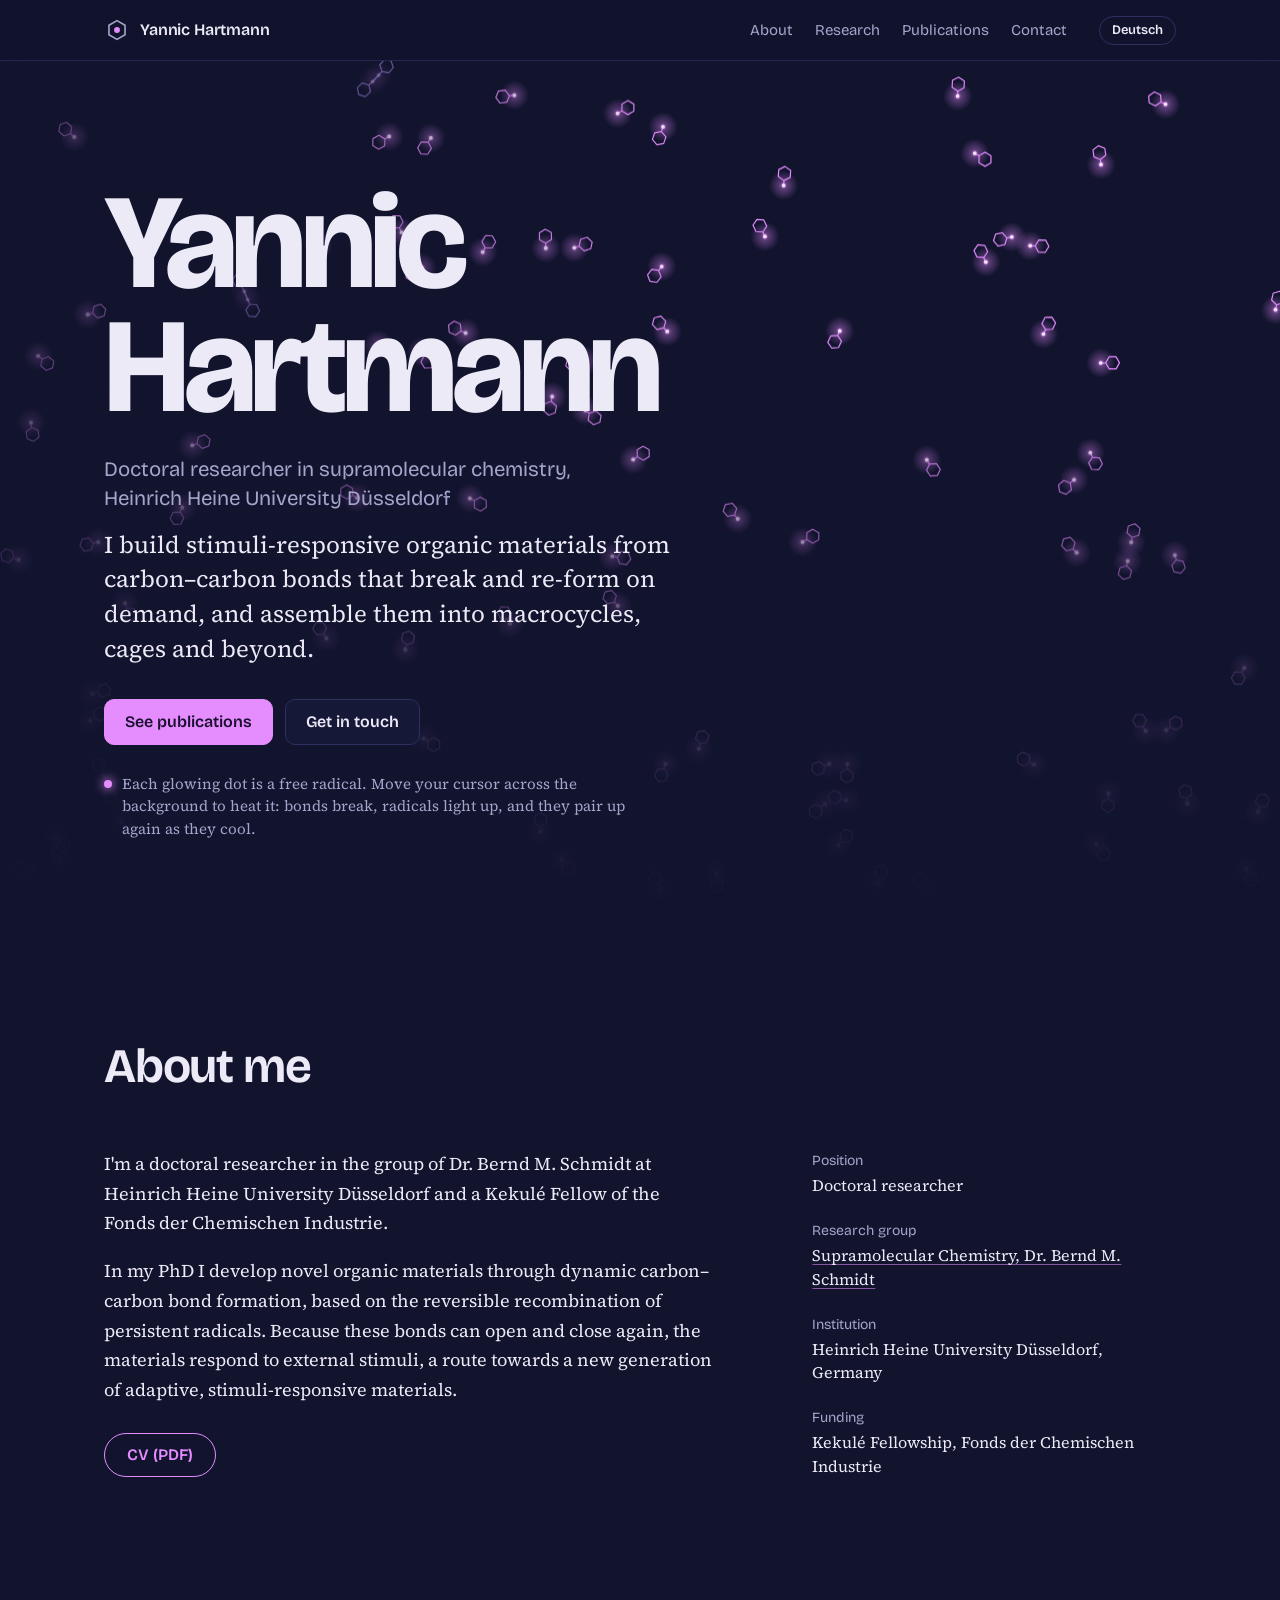
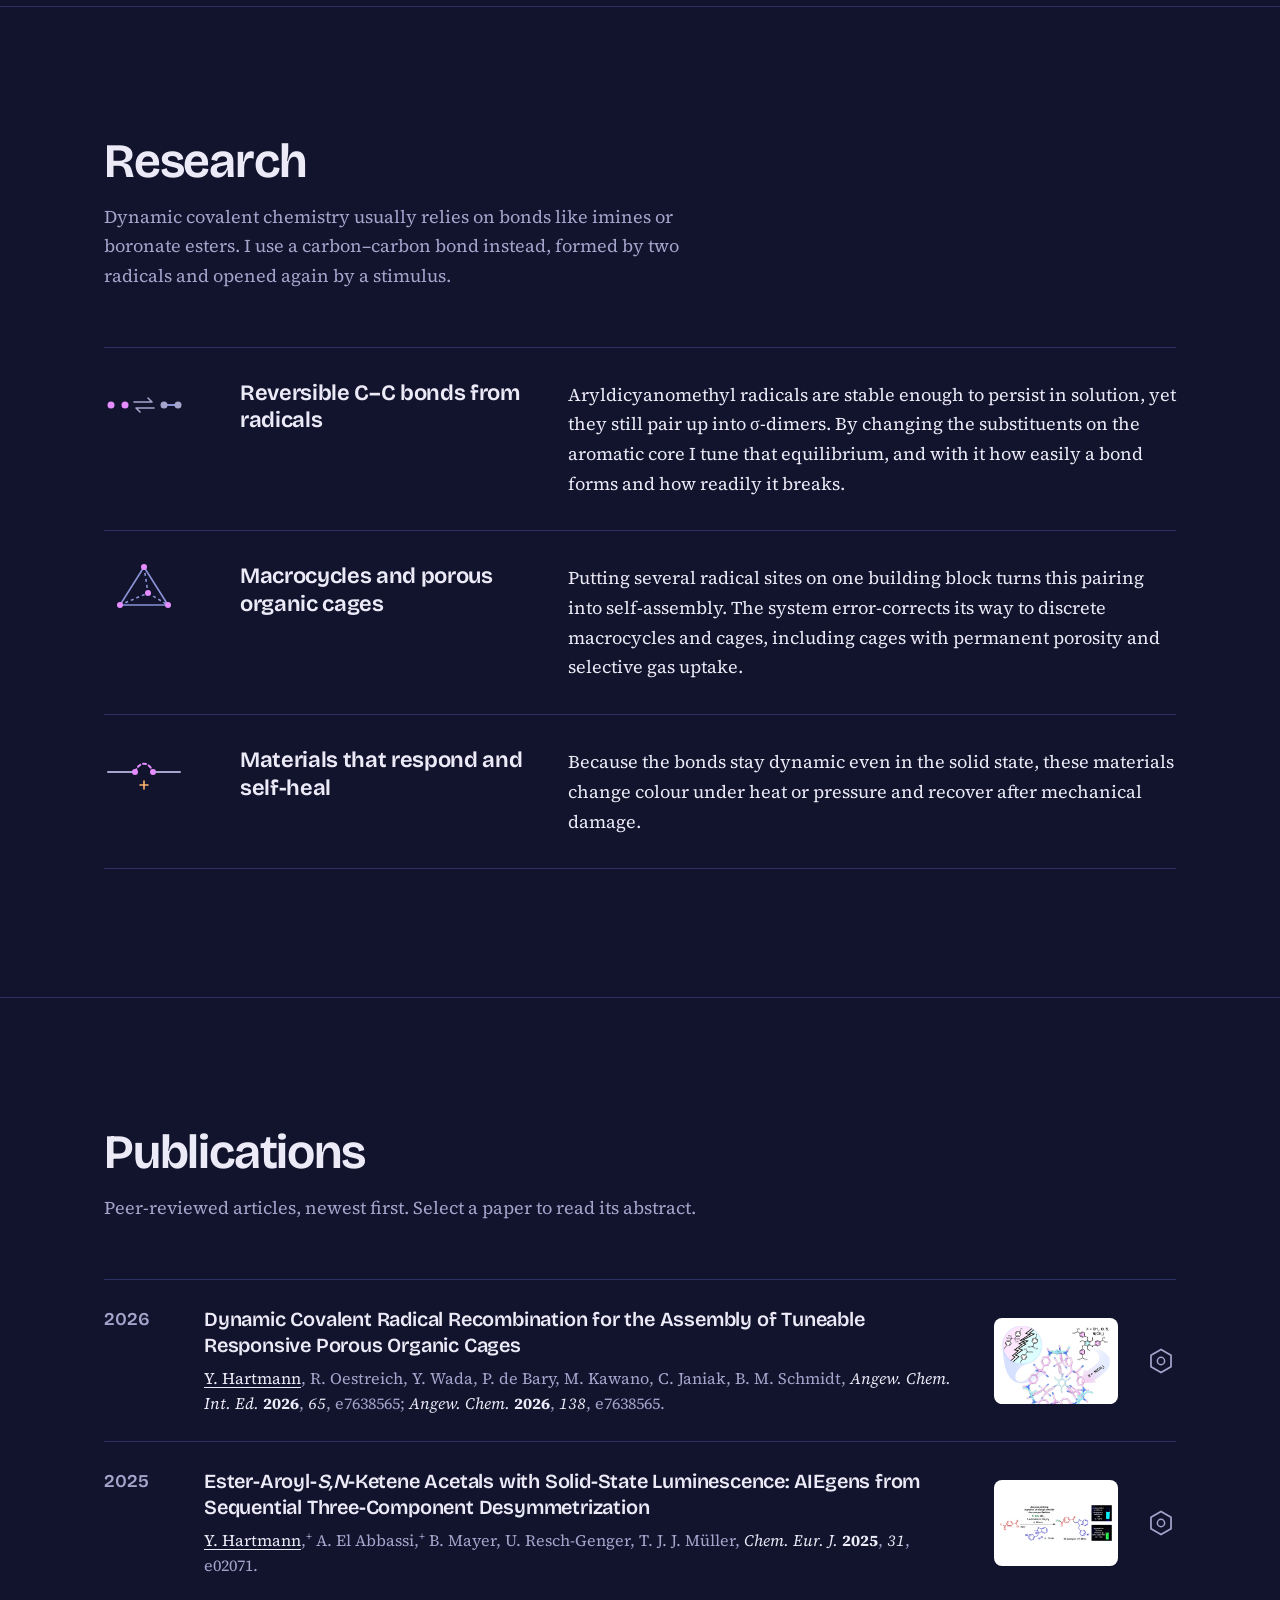
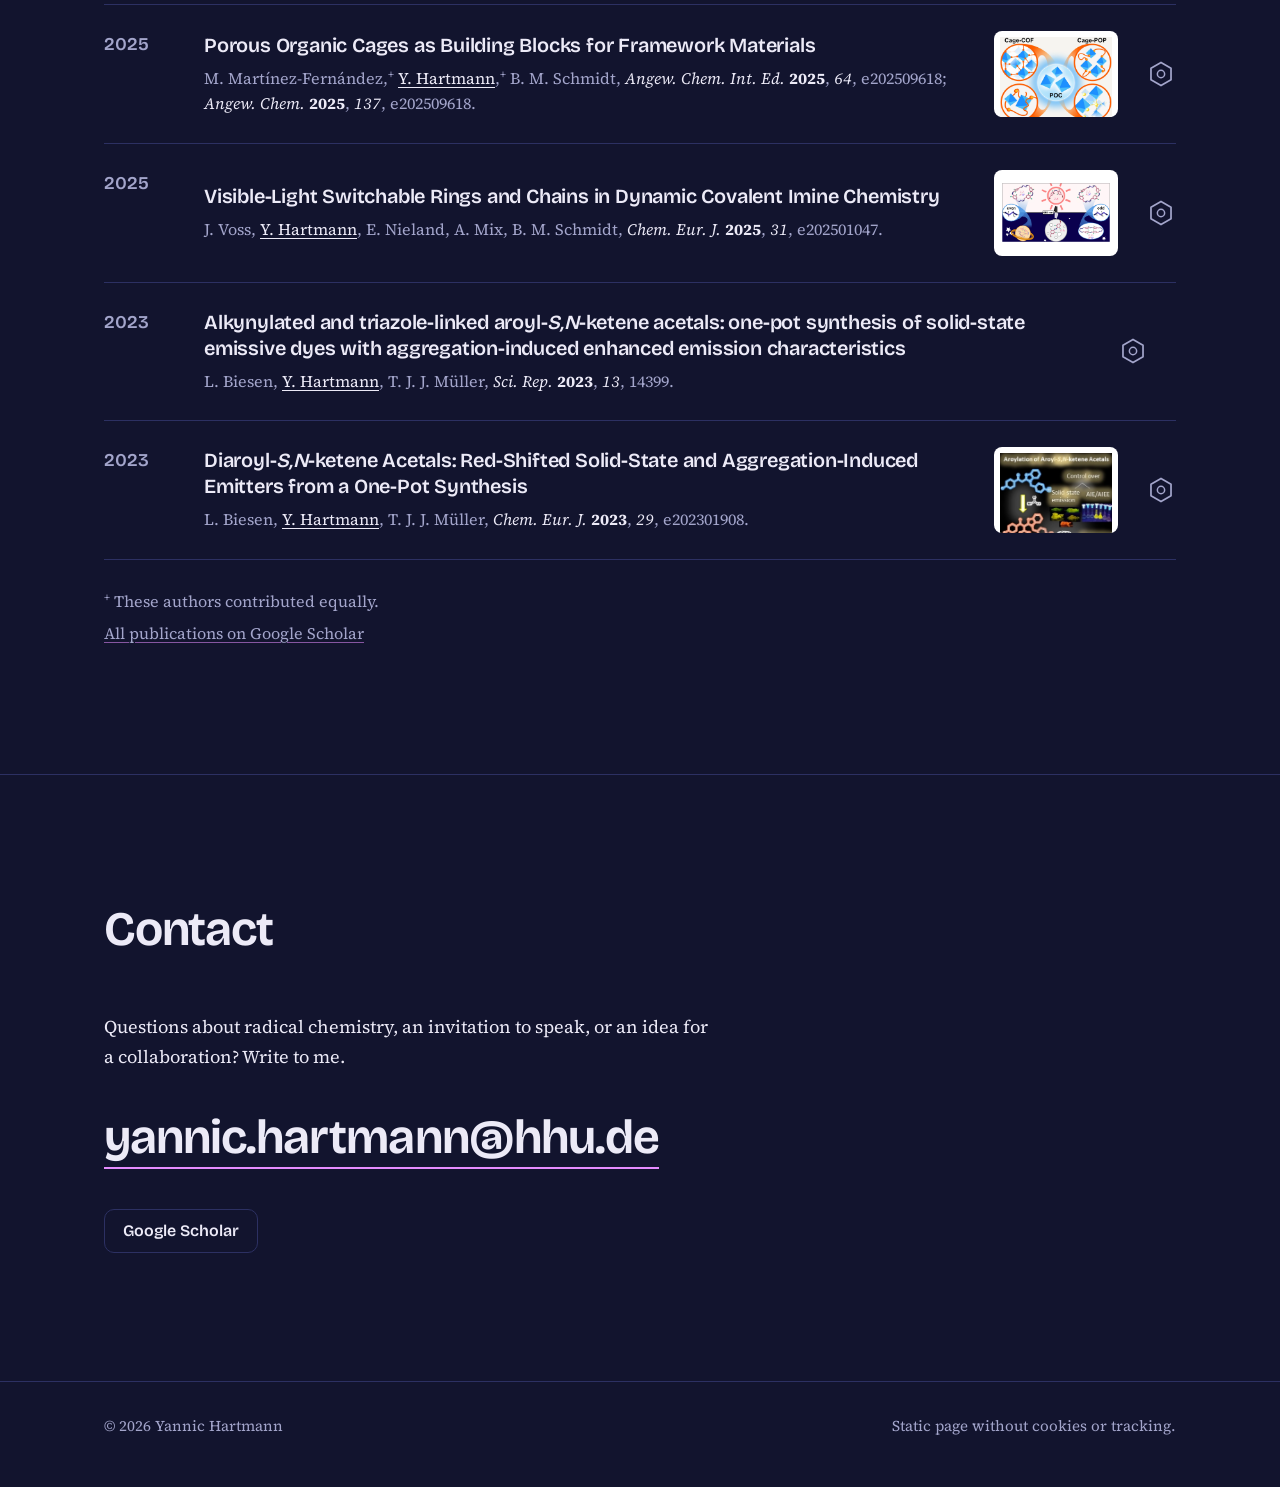
<file: index.html>
<!doctype html>
<html lang="en" data-title-en="Yannic Hartmann | Chemist" data-title-de="Yannic Hartmann | Chemiker">
<head>
<meta charset="utf-8">
<meta name="viewport" content="width=device-width, initial-scale=1">
<title>Yannic Hartmann | Chemist</title>
<meta name="description" content="Yannic Hartmann, doctoral researcher at Heinrich Heine University Düsseldorf. Stimuli-responsive organic materials, macrocycles and porous organic cages built from reversible carbon–carbon bonds.">
<meta name="author" content="Yannic Hartmann">
<meta property="og:type" content="profile">
<meta property="og:title" content="Yannic Hartmann | Chemist">
<meta property="og:description" content="Stimuli-responsive organic materials, macrocycles and porous cages built from reversible carbon–carbon bonds.">
<meta name="theme-color" content="#12142e">
<link rel="icon" href="data:image/svg+xml,%3Csvg xmlns='http://www.w3.org/2000/svg' viewBox='0 0 32 32'%3E%3Crect width='32' height='32' rx='7' fill='%2312142e'/%3E%3Cpath d='M16 7l7.8 4.5v9L16 25l-7.8-4.5v-9z' fill='none' stroke='%23a3a5cb' stroke-width='2'/%3E%3Ccircle cx='16' cy='16' r='3.4' fill='%23e58cff'/%3E%3C/svg%3E">
<link rel="preload" href="assets/fonts/bricolage-grotesque.woff2" as="font" type="font/woff2" crossorigin>
<link rel="stylesheet" href="assets/site.css">

<script type="application/ld+json">
{
  "@context": "https://schema.org",
  "@type": "Person",
  "name": "Yannic Hartmann",
  "jobTitle": "Doctoral researcher",
  "email": "mailto:yannic.hartmann@hhu.de",
  "affiliation": { "@type": "CollegeOrUniversity", "name": "Heinrich Heine University Düsseldorf" },
  "alumniOf": [{ "@type": "CollegeOrUniversity", "name": "Heinrich Heine University Düsseldorf" }],
  "knowsAbout": ["Dynamic covalent chemistry", "Organic radicals", "Porous organic cages", "Macrocycles", "Stimuli-responsive materials"],
  "sameAs": ["https://scholar.google.com/citations?user=TXHZ7csAAAAJ"]
}
</script>
</head>
<body>
<a class="skip" href="#main" data-i18n="skip">Skip to content</a>

<header class="site-header">
  <div class="wrap">
    <a class="brand" href="#top" aria-label="Yannic Hartmann, home">
      <svg width="26" height="26" viewBox="0 0 32 32" aria-hidden="true"><path d="M16 4.5l9.9 5.75v11.5L16 27.5l-9.9-5.75v-11.5z" fill="none" stroke="#a3a5cb" stroke-width="2"/><circle cx="16" cy="16" r="3.6" fill="#e58cff"/></svg>
      <span>Yannic Hartmann</span>
    </a>
    <nav class="nav" aria-label="Main">
      <a href="#about" data-i18n="nav.about">About</a>
      <a href="#research" data-i18n="nav.research">Research</a>
      <a href="#publications" data-i18n="nav.pubs">Publications</a>
      <a href="#contact" data-i18n="nav.contact">Contact</a>
    </nav>
    <button class="lang" type="button" id="lang-toggle" aria-label="Auf Deutsch wechseln" lang="de">Deutsch</button>
  </div>
</header>

<main id="main">
  <div class="hero" id="top">
    <canvas id="net" aria-hidden="true"></canvas>
    <div class="wrap hero-content">
      <h1><span>Yannic</span><span>Hartmann</span></h1>
      <p class="role" data-i18n="hero.role">Doctoral researcher in supramolecular chemistry, Heinrich Heine University Düsseldorf</p>
      <p class="lead" data-i18n="hero.lead">I build stimuli-responsive organic materials from carbon–carbon bonds that break and re-form on demand, and assemble them into macrocycles, cages and beyond.</p>
      <div class="actions">
        <a class="btn btn-primary" href="#publications" data-i18n="hero.cta1">See publications</a>
        <a class="btn" href="#contact" data-i18n="hero.cta2">Get in touch</a>
      </div>
      <p class="hint">
        <span class="mouse" data-i18n="hero.hintMouse">Each glowing dot is a free radical. Move your cursor across the background to heat it: bonds break, radicals light up, and they pair up again as they cool.</span>
        <span class="touch" data-i18n="hero.hintTouch">Each glowing dot is a free radical. Swipe across the background to heat it: bonds break, radicals light up, and they pair up again as they cool.</span>
      </p>
    </div>
  </div>

  <section id="about">
    <div class="wrap">
      <div class="section-head">
        <h2 data-i18n="about.h">About me</h2>
      </div>
      <div class="about-grid">
        <div class="about-text">
          <p data-i18n="about.p1">I'm a doctoral researcher in the group of Dr. Bernd M. Schmidt at Heinrich Heine University Düsseldorf and a Kekulé Fellow of the Fonds der Chemischen Industrie.</p>
          <p data-i18n="about.p2">In my PhD I develop novel organic materials through dynamic carbon–carbon bond formation, based on the reversible recombination of persistent radicals. Because these bonds can open and close again, the materials respond to external stimuli, a route towards a new generation of adaptive, stimuli-responsive materials.</p>
          <a class="btn-fill" href="cv/CV_Hartmann_Yannic.pdf" target="_blank" rel="noopener" data-i18n="about.cv">CV (PDF)</a>
        </div>
        <dl class="facts">
          <div><dt data-i18n="facts.pos">Position</dt><dd data-i18n="facts.posV">Doctoral researcher</dd></div>
          <div><dt data-i18n="facts.group">Research group</dt><dd><a href="https://www.supramolekularechemie.hhu.de/en/" data-i18n="facts.groupV">Supramolecular Chemistry, Dr. Bernd M. Schmidt</a></dd></div>
          <div><dt data-i18n="facts.inst">Institution</dt><dd data-i18n="facts.instV">Heinrich Heine University Düsseldorf, Germany</dd></div>
          <div><dt data-i18n="facts.fund">Funding</dt><dd data-i18n="facts.fundV">Kekulé Fellowship, Fonds der Chemischen Industrie</dd></div>
        </dl>
      </div>
    </div>
  </section>

  <section id="research">
    <div class="wrap">
      <div class="section-head">
        <h2 data-i18n="res.h">Research</h2>
        <p data-i18n="res.intro">Dynamic covalent chemistry usually relies on bonds like imines or boronate esters. I use a carbon–carbon bond instead, formed by two radicals and opened again by a stimulus.</p>
      </div>
      <ul class="themes">
        <li class="theme">
          <svg viewBox="0 0 80 50" aria-hidden="true">
            <circle cx="7" cy="25" r="3.5" fill="#e58cff"/><circle cx="21" cy="25" r="3.5" fill="#e58cff"/>
            <path d="M30 22h18l-4-4M50 28H32l4 4" fill="none" stroke="#a3a5cb" stroke-width="1.6" stroke-linecap="round" stroke-linejoin="round"/>
            <line x1="61" y1="25" x2="73" y2="25" stroke="#8b93d6" stroke-width="2"/>
            <circle cx="60" cy="25" r="3.5" fill="#a3a5cb"/><circle cx="74" cy="25" r="3.5" fill="#a3a5cb"/>
          </svg>
          <h3 data-i18n="res.t1">Reversible C–C bonds from radicals</h3>
          <p data-i18n="res.p1">Aryldicyanomethyl radicals are stable enough to persist in solution, yet they still pair up into σ-dimers. By changing the substituents on the aromatic core I tune that equilibrium, and with it how easily a bond forms and how readily it breaks.</p>
        </li>
        <li class="theme">
          <svg viewBox="0 0 80 50" aria-hidden="true">
            <g fill="none" stroke="#8b93d6" stroke-width="1.6" stroke-linejoin="round">
              <path d="M40 4L16 42L64 42Z"/><path d="M40 4L44 30L16 42M44 30L64 42" stroke-dasharray="3 3"/>
            </g>
            <circle cx="40" cy="4" r="3" fill="#e58cff"/><circle cx="16" cy="42" r="3" fill="#e58cff"/><circle cx="64" cy="42" r="3" fill="#e58cff"/><circle cx="44" cy="30" r="3" fill="#e58cff"/>
          </svg>
          <h3 data-i18n="res.t2">Macrocycles and porous organic cages</h3>
          <p data-i18n="res.p2">Putting several radical sites on one building block turns this pairing into self-assembly. The system error-corrects its way to discrete macrocycles and cages, including cages with permanent porosity and selective gas uptake.</p>
        </li>
        <li class="theme">
          <svg viewBox="0 0 80 50" aria-hidden="true">
            <line x1="4" y1="25" x2="30" y2="25" stroke="#a3a5cb" stroke-width="2" stroke-linecap="round"/>
            <line x1="50" y1="25" x2="76" y2="25" stroke="#a3a5cb" stroke-width="2" stroke-linecap="round"/>
            <path d="M31 25C35 14 45 14 49 25" fill="none" stroke="#e58cff" stroke-width="2" stroke-dasharray="3 3" stroke-linecap="round"/>
            <circle cx="31" cy="25" r="3" fill="#e58cff"/><circle cx="49" cy="25" r="3" fill="#e58cff"/>
            <path d="M40 34v8M36 38h8" stroke="#ffb46a" stroke-width="1.6" stroke-linecap="round"/>
          </svg>
          <h3 data-i18n="res.t3">Materials that respond and self-heal</h3>
          <p data-i18n="res.p3">Because the bonds stay dynamic even in the solid state, these materials change colour under heat or pressure and recover after mechanical damage.</p>
        </li>
      </ul>
    </div>
  </section>

  <section id="publications">
    <div class="wrap">
      <div class="section-head">
        <h2 data-i18n="pub.h">Publications</h2>
        <p data-i18n="pub.intro">Peer-reviewed articles, newest first. Select a paper to read its abstract.</p>
      </div>
      <ol class="pubs-list">
      <li class="pub">
        <details class="pub-d" id="pub-6">
          <summary>
            <span class="pub-year">2026</span>
            <span class="pub-head">
              <h3 class="pub-title">Dynamic Covalent Radical Recombination for the Assembly of Tuneable Responsive Porous Organic Cages</h3>
              <span class="pub-cite"><u>Y. Hartmann</u>, R. Oestreich, Y. Wada, P. de Bary, M. Kawano, C. Janiak, B. M. Schmidt, <i>Angew. Chem. Int. Ed.</i> <b>2026</b>, <i>65</i>, e7638565; <i>Angew. Chem.</i> <b>2026</b>, <i>138</i>, e7638565.</span>
            </span>
            <span class="pub-thumb"><img src="assets/pubs/2026-angew-cages.webp" alt="" loading="lazy" decoding="async"></span>
            <span class="pub-toggle"><svg viewBox="0 0 28 28" aria-hidden="true"><path class="hx" d="M14 3.2l9.35 5.4v10.8L14 24.8l-9.35-5.4V8.6z"/><circle class="dot" cx="14" cy="14" r="3.4"/></svg></span>
          </summary>
          <div class="pub-body has-fig">
          <div class="pub-abs">
            <p class="pub-label" data-i18n="pub.abstract">Abstract</p>
            <p>The construction of discrete organic cages via radical recombination offers a powerful yet underexplored route toward <i>stimuli</i>-responsive, C–C-linked molecular architectures. Here, we introduce aryldicyanomethyl radical dynamic covalent chemistry as a general strategy for the controlled assembly of porous organic cages. Systematic variation of a single substituent governs both radical and σ-bond stability as well as the resulting cage geometry, enabling precise, substituent-dependent control over cage topology and responsiveness. A thiophenoxy-substituted monomer <b>S</b> selectively affords a discrete Tri<sup>2</sup> dimer in 99% yield, whereas the <i>N</i>-methylaniline-substituted analogue <b>N</b> forms the tetrahedral Tri<sup>4</sup> tetramer in 83% yield. <b>N<sup>4</sup></b> possesses permanent porosity and pronounced selectivity for CO<sub>2</sub> and H<sub>2</sub> over CH<sub>4</sub> and N<sub>2</sub>, as confirmed by gas sorption experiments, arising from narrow pore apertures and strong host–guest interactions. Both cages display reversible mechano- and thermochromic behaviour. Moreover, the combination of a highly dynamic bond formation process with three-dimensional preorganisation of the cage enables efficient self-healing, which is markedly accelerated upon exposure to THF vapour. Collectively, these results establish radical recombination as an unexplored dynamic covalent motif for the synthesis of responsive organic cage architectures, enabling substituent-dependent fine-tuning of topology, stability, and material function through simple substituent modification.</p>
            <a class="btn-fill" href="https://doi.org/10.1002/anie.7638565" target="_blank" rel="noopener" data-i18n="pub.read">Read the paper</a>
            <p class="pub-credit">Abstract and graphical abstract © 2026 The Authors, <i>Angew. Chem. Int. Ed.</i>, Wiley-VCH, CC BY 4.0.</p>
          </div>
          <figure class="pub-fig"><img src="assets/pubs/2026-angew-cages.webp" width="1400" height="1160" alt="Graphical abstract: a tetrahedral porous organic cage assembled from aryldicyanomethyl radical building blocks" loading="lazy" decoding="async"></figure>
          </div>
        </details>
      </li>
      <li class="pub">
        <details class="pub-d" id="pub-5">
          <summary>
            <span class="pub-year">2025</span>
            <span class="pub-head">
              <h3 class="pub-title">Ester-Aroyl-<i>S,N</i>-Ketene Acetals with Solid-State Luminescence: AIEgens from Sequential Three-Component Desymmetrization</h3>
              <span class="pub-cite"><u>Y. Hartmann</u>,<sup>+</sup> A. El Abbassi,<sup>+</sup> B. Mayer, U. Resch-Genger, T. J. J. Müller, <i>Chem. Eur. J.</i> <b>2025</b>, <i>31</i>, e02071.</span>
            </span>
            <span class="pub-thumb"><img src="assets/pubs/2025-chem-aiegens.webp" alt="" loading="lazy" decoding="async"></span>
            <span class="pub-toggle"><svg viewBox="0 0 28 28" aria-hidden="true"><path class="hx" d="M14 3.2l9.35 5.4v10.8L14 24.8l-9.35-5.4V8.6z"/><circle class="dot" cx="14" cy="14" r="3.4"/></svg></span>
          </summary>
          <div class="pub-body has-fig">
          <div class="pub-abs">
            <p class="pub-label" data-i18n="pub.abstract">Abstract</p>
            <p>Di(hetero)aroyl dichlorides are desymmetrized upon sequential reaction with alcohols and 2-methyl <i>N</i>-benzyl thiazolium salts within the course of a one-pot three-component reaction yielding ester-substituted aroyl-<i>S,N</i>-ketene acetals under mild conditions in good yields. A prerequisite for the concise one-pot process is the different nucleophilicity of the alcohols and in situ generated <i>S,N</i>-ketene acetals. The resulting compounds are merocyanines with dominant charge-transfer absorption bands which are fluorescent in the solid state, but not in solution. In water/ethanol solvent mixtures of increasing water content, the water-insoluble dyes display typical aggregation-induced emission (AIE) characteristics. The water fraction inducing AIE as well as the emission color, and fluorescence quantum yield (Φ<sub>f</sub>) of the aggregated dyes can be controlled by the alcohol part of the ester moiety. Encapsulation into polystyrene nanoparticles can lead to a considerable increase of the fluorescence quantum yield Φ<sub>f</sub> to 30% as shown for a representatively chosen dye revealing the highest Φ<sub>f</sub> of 11% within the dye series in the water/ethanol mixtures and enabling the usage of these dyes as fluorescent reporters in aqueous environments.</p>
            <a class="btn-fill" href="https://doi.org/10.1002/chem.202502071" target="_blank" rel="noopener" data-i18n="pub.read">Read the paper</a>
            <p class="pub-credit">Abstract and graphical abstract © 2025 The Authors, <i>Chem. Eur. J.</i>, Wiley-VCH, CC BY 4.0.</p>
          </div>
          <figure class="pub-fig"><img src="assets/pubs/2025-chem-aiegens.webp" width="394" height="127" alt="Graphical abstract: one-pot desymmetrising synthesis of ester-aroyl-S,N-ketene acetals with aggregation-induced emission" loading="lazy" decoding="async"></figure>
          </div>
        </details>
      </li>
      <li class="pub">
        <details class="pub-d" id="pub-4">
          <summary>
            <span class="pub-year">2025</span>
            <span class="pub-head">
              <h3 class="pub-title">Porous Organic Cages as Building Blocks for Framework Materials</h3>
              <span class="pub-cite">M. Martínez-Fernández,<sup>+</sup> <u>Y. Hartmann</u>,<sup>+</sup> B. M. Schmidt, <i>Angew. Chem. Int. Ed.</i> <b>2025</b>, <i>64</i>, e202509618; <i>Angew. Chem.</i> <b>2025</b>, <i>137</i>, e202509618.</span>
            </span>
            <span class="pub-thumb"><img src="assets/pubs/2025-angew-review.webp" alt="" loading="lazy" decoding="async"></span>
            <span class="pub-toggle"><svg viewBox="0 0 28 28" aria-hidden="true"><path class="hx" d="M14 3.2l9.35 5.4v10.8L14 24.8l-9.35-5.4V8.6z"/><circle class="dot" cx="14" cy="14" r="3.4"/></svg></span>
          </summary>
          <div class="pub-body has-fig">
          <div class="pub-abs">
            <p class="pub-label" data-i18n="pub.abstract">Abstract</p>
            <p>Confined nanospaces play a fundamental role in nature, inspiring synthetic analogues that emulate biological precision and efficiency. Among these, porous crystalline materials such as covalent organic frameworks (COFs), metal-organic frameworks (MOFs), and molecular cage compounds have emerged as powerful platforms for catalysis, separation, and energy storage. Recent developments highlight the potential of porous organic cages (POCs) as modular building blocks for the construction of advanced materials. In this Minireview, their integration into extended frameworks, such as Cage-COFs and Cage-MOFs, is described, as they allow precise control over porosity and enhance chemical robustness. These hybrids merge the structural regularity of COFs with the discrete functionality of cages, enabling the design of lightweight, hierarchically organised materials. In addition, cage-containing polymers and supramolecular frameworks are discussed. Collectively, these developments position POCs as versatile synthons for next-generation porous materials, unlocking pathways toward functional, adaptive, and recyclable architectures.</p>
            <a class="btn-fill" href="https://doi.org/10.1002/anie.202509618" target="_blank" rel="noopener" data-i18n="pub.read">Read the paper</a>
            <p class="pub-credit">Abstract and graphical abstract © 2025 The Authors, <i>Angew. Chem. Int. Ed.</i>, Wiley-VCH, CC BY 4.0.</p>
          </div>
          <figure class="pub-fig"><img src="assets/pubs/2025-angew-review.webp" width="1400" height="1144" alt="Graphical abstract: porous organic cages linked into cage-COFs, cage-MOFs, cage-POPs and cage-polymer materials" loading="lazy" decoding="async"></figure>
          </div>
        </details>
      </li>
      <li class="pub">
        <details class="pub-d" id="pub-3">
          <summary>
            <span class="pub-year">2025</span>
            <span class="pub-head">
              <h3 class="pub-title">Visible-Light Switchable Rings and Chains in Dynamic Covalent Imine Chemistry</h3>
              <span class="pub-cite">J. Voss, <u>Y. Hartmann</u>, E. Nieland, A. Mix, B. M. Schmidt, <i>Chem. Eur. J.</i> <b>2025</b>, <i>31</i>, e202501047.</span>
            </span>
            <span class="pub-thumb"><img src="assets/pubs/2025-chem-imine.webp" alt="" loading="lazy" decoding="async"></span>
            <span class="pub-toggle"><svg viewBox="0 0 28 28" aria-hidden="true"><path class="hx" d="M14 3.2l9.35 5.4v10.8L14 24.8l-9.35-5.4V8.6z"/><circle class="dot" cx="14" cy="14" r="3.4"/></svg></span>
          </summary>
          <div class="pub-body has-fig">
          <div class="pub-abs">
            <p class="pub-label" data-i18n="pub.abstract">Abstract</p>
            <p>The self-assembly of red-light switchable, functionalised <i>ortho</i>-difluoroazobenzene isomers <i>E</i>-/<i>Z</i>-<b>A</b> with aliphatic diamines exhibits an alternating match/mismatch behaviour depending on the diamine's chain length. While even-numbered diamines exclusively form imine macrocycles with the <i>Z</i>-configured azobenzene isomer, odd-numbered diamines form photoswitchable, defined macrocycles. The formation of <i>Z</i>,<i>Z</i>-<b>A<sup>2</sup>X<sup>2</sup></b>-type macrocycles was demonstrated with butane-1,4- (<b>B</b>) and hexane-1,6-diamine (<b>H</b>), while additionally <i>E</i>,<i>E</i>-<b>A<sup>2</sup>X<sup>2</sup></b>-type macrocycles were obtained with propane-1,3- (<b>Pr</b>), pentane-1,5-diamine (<b>Pe</b>), and diethylene glycol bisamine (<b>O</b>), validated by single-crystal X-ray structures of <i>E</i>,<i>E</i>-<b>A<sup>2</sup>Pr<sup>2</sup></b> and <i>E</i>,<i>E</i>-<b>A<sup>2</sup>O<sup>2</sup></b>. The observed reactivity differences arise from the preferred conformations of the flexible diamines in solution, which alternate predictably with odd and even numbers of methylene groups, investigated by <sup>19</sup>F-DOSY NMR experiments, MALDI-MS measurements, and UV/Vis spectroscopy. These findings provide detailed insight into photoresponsive self-assembled systems and highlight the potential of azobenzenes in dynamic covalent chemistry, offering new opportunities for controlling structure and function in adaptive materials.</p>
            <a class="btn-fill" href="https://doi.org/10.1002/chem.202501047" target="_blank" rel="noopener" data-i18n="pub.read">Read the paper</a>
            <p class="pub-credit">Abstract and graphical abstract © 2025 The Authors, <i>Chem. Eur. J.</i>, Wiley-VCH, CC BY 4.0.</p>
          </div>
          <figure class="pub-fig"><img src="assets/pubs/2025-chem-imine.webp" width="1400" height="788" alt="Graphical abstract: red-light switchable azobenzene dialdehyde forming imine macrocycles with even- and odd-numbered diamines" loading="lazy" decoding="async"></figure>
          </div>
        </details>
      </li>
      <li class="pub">
        <details class="pub-d" id="pub-2">
          <summary>
            <span class="pub-year">2023</span>
            <span class="pub-head">
              <h3 class="pub-title">Alkynylated and triazole-linked aroyl-<i>S,N</i>-ketene acetals: one-pot synthesis of solid-state emissive dyes with aggregation-induced enhanced emission characteristics</h3>
              <span class="pub-cite">L. Biesen, <u>Y. Hartmann</u>, T. J. J. Müller, <i>Sci. Rep.</i> <b>2023</b>, <i>13</i>, 14399.</span>
            </span>
            
            <span class="pub-toggle"><svg viewBox="0 0 28 28" aria-hidden="true"><path class="hx" d="M14 3.2l9.35 5.4v10.8L14 24.8l-9.35-5.4V8.6z"/><circle class="dot" cx="14" cy="14" r="3.4"/></svg></span>
          </summary>
          <div class="pub-body">
          <div class="pub-abs">
            <p class="pub-label" data-i18n="pub.abstract">Abstract</p>
            <p>Alkynylated aroyl-<i>S,N</i>-ketene acetals are readily synthesized in mostly excellent yields by a Sonogashira reaction resulting in a substance library of more than 20 examples. Upon expansion of the reaction sequence by deprotection and concatenating of the copper-click reaction in a one-pot fashion, a library of 11 triazole-ligated aroyl-<i>S,N</i>-ketene acetals is readily accessible. All derivatives show pronounced solid-state emission and aggregation-induced emission properties depending on the nature of the alkynyl or the triazole substituents.</p>
            <a class="btn-fill" href="https://doi.org/10.1038/s41598-023-41146-w" target="_blank" rel="noopener" data-i18n="pub.read">Read the paper</a>
            <p class="pub-credit">Abstract © 2023 The Authors, <i>Sci. Rep.</i>, Springer Nature, CC BY 4.0.</p>
          </div>
          </div>
        </details>
      </li>
      <li class="pub">
        <details class="pub-d" id="pub-1">
          <summary>
            <span class="pub-year">2023</span>
            <span class="pub-head">
              <h3 class="pub-title">Diaroyl-<i>S,N</i>-ketene Acetals: Red-Shifted Solid-State and Aggregation-Induced Emitters from a One-Pot Synthesis</h3>
              <span class="pub-cite">L. Biesen, <u>Y. Hartmann</u>, T. J. J. Müller, <i>Chem. Eur. J.</i> <b>2023</b>, <i>29</i>, e202301908.</span>
            </span>
            <span class="pub-thumb"><img src="assets/pubs/2023-chem-diaroyl.webp" alt="" loading="lazy" decoding="async"></span>
            <span class="pub-toggle"><svg viewBox="0 0 28 28" aria-hidden="true"><path class="hx" d="M14 3.2l9.35 5.4v10.8L14 24.8l-9.35-5.4V8.6z"/><circle class="dot" cx="14" cy="14" r="3.4"/></svg></span>
          </summary>
          <div class="pub-body has-fig">
          <div class="pub-abs">
            <p class="pub-label" data-i18n="pub.abstract">Abstract</p>
            <p>Symmetric and unsymmetric diaroyl-<i>S,N</i>-ketene acetals can be readily accessed in consecutive syntheses in good to excellent yields by exploiting the inherent nucleophilic character of the methine position. Different aroyl-<i>S,N</i>-ketene acetals as well as acid chlorides yield a library of 19 diaroyl compounds with substitution and linker pattern-tunable emission properties, leading to a significant red-shift of emission in the solid and aggregated state, which was thoroughly investigated. Additionally, the stability of the luminescent aggregates is highly increased. In a follow-up one-pot procedure, pyrazolo-<i>S,N</i>-ketene acetals can easily be accessed employing a nucleophilic cyclocondensation.</p>
            <a class="btn-fill" href="https://doi.org/10.1002/chem.202301908" target="_blank" rel="noopener" data-i18n="pub.read">Read the paper</a>
            <p class="pub-credit">Abstract and graphical abstract © 2023 The Authors, <i>Chem. Eur. J.</i>, Wiley-VCH, CC BY-NC-ND 4.0.</p>
          </div>
          <figure class="pub-fig"><img src="assets/pubs/2023-chem-diaroyl.webp" width="500" height="454" alt="Graphical abstract: aroylation of aroyl-S,N-ketene acetals gives red-shifted solid-state and AIE emitters" loading="lazy" decoding="async"></figure>
          </div>
        </details>
      </li>
      </ol>
      <div class="pubs-foot">
        <span data-i18n="pub.legend"><sup>+</sup> These authors contributed equally.</span>
        <span><a href="https://scholar.google.com/citations?user=TXHZ7csAAAAJ" target="_blank" rel="noopener" data-i18n="pub.scholar">All publications on Google Scholar</a></span>
      </div>
    </div>
  </section>

  <section id="contact" class="contact">
    <div class="wrap">
      <div class="section-head">
        <h2 data-i18n="con.h">Contact</h2>
      </div>
      <p data-i18n="con.p">Questions about radical chemistry, an invitation to speak, or an idea for a collaboration? Write to me.</p>
      <a class="mail" href="mailto:yannic.hartmann@hhu.de">yannic.hartmann@hhu.de</a>
      <ul class="profiles">
        <li><a href="https://scholar.google.com/citations?user=TXHZ7csAAAAJ">Google Scholar</a></li>
        <!-- LinkedIn: replace DEIN-LINKEDIN-PROFIL with the real URL -->
        <li><a href="https://www.linkedin.com/in/DEIN-LINKEDIN-PROFIL">LinkedIn</a></li>
        <!-- ResearchGate: replace DEIN-RESEARCHGATE-PROFIL with the real URL -->
        <li><a href="https://www.researchgate.net/profile/DEIN-RESEARCHGATE-PROFIL">ResearchGate</a></li>
      </ul>
    </div>
  </section>
</main>

<footer class="site-footer">
  <div class="wrap">
    <span>© 2026 Yannic Hartmann</span>
    <span data-i18n="foot.note">Static page without cookies or tracking.</span>
  </div>
</footer>

<script>
/* ================= Language switch (EN default, DE optional) ================= */
(function () {
  var de = {
    "skip": "Zum Inhalt springen",
    "nav.about": "Über mich",
    "nav.research": "Forschung",
    "nav.pubs": "Publikationen",
    "nav.contact": "Kontakt",
    "hero.role": "Doktorand in der Supramolekularen Chemie, Heinrich-Heine-Universität Düsseldorf",
    "hero.lead": "Ich entwickle stimuli-responsive organische Materialien aus Kohlenstoff–Kohlenstoff-Bindungen, die auf Kommando brechen und sich neu bilden – und baue daraus Makrozyklen, Käfige und mehr.",
    "hero.cta1": "Zu den Publikationen",
    "hero.cta2": "Kontakt aufnehmen",
    "hero.hintMouse": "Jeder leuchtende Punkt ist ein freies Radikal. Fahren Sie mit der Maus über den Hintergrund, um ihn zu erhitzen: Bindungen brechen, Radikale leuchten auf und finden beim Abkühlen wieder zusammen.",
    "hero.hintTouch": "Jeder leuchtende Punkt ist ein freies Radikal. Wischen Sie über den Hintergrund, um ihn zu erhitzen: Bindungen brechen, Radikale leuchten auf und finden beim Abkühlen wieder zusammen.",
    "about.h": "Über mich",
    "about.p1": "Ich bin Doktorand im Arbeitskreis von Dr. Bernd M. Schmidt an der Heinrich-Heine-Universität Düsseldorf und Kekulé-Stipendiat des Fonds der Chemischen Industrie.",
    "about.p2": "In meiner Promotion entwickle ich neuartige organische Materialien über dynamische Kohlenstoff–Kohlenstoff-Bindungsknüpfung, basierend auf der reversiblen Rekombination persistenter Radikale. Weil sich diese Bindungen öffnen und wieder schließen können, reagieren die Materialien auf äußere Reize – ein Weg zu einer neuen Generation adaptiver, stimuli-responsiver Materialien.",
    "about.cv": "Lebenslauf (PDF)",
    "facts.pos": "Position",
    "facts.posV": "Doktorand",
    "facts.group": "Arbeitskreis",
    "facts.groupV": "Supramolekulare Chemie, Dr. Bernd M. Schmidt",
    "facts.inst": "Institution",
    "facts.instV": "Heinrich-Heine-Universität Düsseldorf",
    "facts.fund": "Förderung",
    "facts.fundV": "Kekulé-Stipendium, Fonds der Chemischen Industrie",
    "res.h": "Forschung",
    "res.intro": "Dynamisch kovalente Chemie setzt meist auf Bindungen wie Imine oder Boronsäureester. Ich nutze stattdessen eine Kohlenstoff–Kohlenstoff-Bindung, die zwei Radikale bilden und ein äußerer Reiz wieder öffnet.",
    "res.t1": "Reversible C–C-Bindungen aus Radikalen",
    "res.p1": "Aryldicyanomethylradikale sind stabil genug, um in Lösung zu bestehen, und bilden dennoch σ-Dimere. Über die Substituenten am aromatischen Grundgerüst stelle ich dieses Gleichgewicht ein – und damit, wie leicht eine Bindung entsteht und wie bereitwillig sie wieder bricht.",
    "res.t2": "Makrozyklen und poröse organische Käfige",
    "res.p2": "Mehrere Radikalzentren in einem Baustein machen aus dieser Paarung eine Selbstorganisation. Das System korrigiert seine Fehler selbst und findet zu definierten Makrozyklen und Käfigen, darunter Käfige mit permanenter Porosität und selektiver Gasaufnahme.",
    "res.t3": "Materialien, die reagieren und sich selbst heilen",
    "res.p3": "Weil die Bindungen auch im Festkörper dynamisch bleiben, ändern diese Materialien unter Wärme oder Druck ihre Farbe und erholen sich nach mechanischer Beschädigung.",
    "pub.h": "Publikationen",
    "pub.intro": "Begutachtete Fachartikel, die neuesten zuerst. Wählen Sie ein Paper aus, um den Abstract zu lesen.",
    "pub.abstract": "Abstract",
    "pub.read": "Zum Paper",
    "pub.legend": "<sup>+</sup> Gleichberechtigte Erstautorenschaft.",
    "pub.scholar": "Alle Publikationen auf Google Scholar",
    "con.h": "Kontakt",
    "con.p": "Fragen zur Radikalchemie, eine Vortragseinladung oder eine Idee für eine Kooperation? Schreiben Sie mir gern.",
    "foot.note": "Statische Seite ohne Cookies und Tracking."
  };

  var root = document.documentElement;
  var nodes = document.querySelectorAll("[data-i18n]");
  var ariaNodes = document.querySelectorAll("[data-i18n-aria]");
  var en = {};
  nodes.forEach(function (n) { en[n.getAttribute("data-i18n")] = n.innerHTML; });
  ariaNodes.forEach(function (n) { en[n.getAttribute("data-i18n-aria")] = n.getAttribute("aria-label"); });
  var btn = document.getElementById("lang-toggle");
  var titles = { en: root.getAttribute("data-title-en") || document.title, de: root.getAttribute("data-title-de") || document.title };

  function apply(lang) {
    var dict = lang === "de" ? de : en;
    nodes.forEach(function (n) {
      var k = n.getAttribute("data-i18n");
      if (dict[k] != null) n.innerHTML = dict[k];
    });
    ariaNodes.forEach(function (n) {
      var k = n.getAttribute("data-i18n-aria");
      if (dict[k] != null) { n.setAttribute("aria-label", dict[k]); n.setAttribute("title", dict[k]); }
    });
    root.lang = lang;
    document.title = titles[lang];
    if (lang === "de") {
      btn.textContent = "English"; btn.setAttribute("lang", "en");
      btn.setAttribute("aria-label", "Switch to English");
    } else {
      btn.textContent = "Deutsch"; btn.setAttribute("lang", "de");
      btn.setAttribute("aria-label", "Auf Deutsch wechseln");
    }
    try { localStorage.setItem("lang", lang); } catch (e) {}
  }

  var start = "en";
  var q = new URLSearchParams(location.search).get("lang");
  if (q === "de" || q === "en") start = q;
  else { try { var s = localStorage.getItem("lang"); if (s === "de" || s === "en") start = s; } catch (e) {} }
  if (start !== "en") apply(start);

  btn.addEventListener("click", function () {
    apply(root.lang === "de" ? "en" : "de");
  });

})();
</script>
<script>
/* ================= Hero: a live radical network =================
   Free radicals (glowing) drift and recombine into σ-dimers (pale pairs of aryl rings).
   Pointer = heat: dimers near it dissociate, radicals light up, and recombine as they cool. */
(function () {
  var hero = document.querySelector(".hero");
  var canvas = document.getElementById("net");
  var ctx = canvas.getContext("2d");
  if (!ctx) return;
  var reduce = window.matchMedia("(prefers-reduced-motion: reduce)").matches;

  var W = 0, H = 0, S = 1, DPR = 1;
  var P = [];            // particles (radical centres)
  var running = false, visible = true, rafId = 0;
  var heat = { x: -1e4, y: -1e4, on: false, level: 0 };

  var COL_RING = [96, 104, 168];     // dimer ring colour
  var COL_RAD = [229, 140, 255];     // radical colour
  var COL_BOND = "rgba(139,147,214,0.85)";

  // pre-rendered glow sprite
  var glow = document.createElement("canvas");
  (function () {
    var g = glow.getContext("2d"), r = 32;
    glow.width = glow.height = r * 2;
    var grd = g.createRadialGradient(r, r, 0, r, r, r);
    grd.addColorStop(0, "rgba(229,140,255,0.9)");
    grd.addColorStop(0.25, "rgba(229,140,255,0.35)");
    grd.addColorStop(1, "rgba(229,140,255,0)");
    g.fillStyle = grd; g.fillRect(0, 0, r * 2, r * 2);
  })();

  function resize() {
    var r = hero.getBoundingClientRect();
    var oldW = W, oldH = H;
    W = Math.max(1, r.width); H = Math.max(1, r.height);
    DPR = Math.min(2, window.devicePixelRatio || 1);
    canvas.width = Math.round(W * DPR); canvas.height = Math.round(H * DPR);
    ctx.setTransform(DPR, 0, 0, DPR, 0, 0);
    S = Math.max(0.8, Math.min(1.2, W / 1300));
    if (oldW && oldH) {
      P.forEach(function (p) { p.x *= W / oldW; p.y *= H / oldH; });
    }
  }

  function populate(bonded) {
    var n = Math.round(Math.max(34, Math.min(140, (W * H) / 11500)));
    if (n % 2) n++;
    P = [];
    for (var i = 0; i < n; i++) {
      P.push({ x: Math.random() * W, y: Math.random() * H,
        vx: (Math.random() - 0.5) * 0.5, vy: (Math.random() - 0.5) * 0.5,
        a: Math.random() * Math.PI * 2, va: (Math.random() - 0.5) * 0.02,
        mate: -1, cool: 0, glow: 1 });
    }
    if (bonded) {
      for (var j = 0; j + 1 < n - 6; j += 2) {
        var p = P[j], q = P[j + 1];
        q.x = p.x + 9 * S; q.y = p.y;
        bond(j, j + 1);
        p.glow = q.glow = 0;
      }
    }
  }

  function bond(i, j) {
    var p = P[i], q = P[j];
    p.mate = j; q.mate = i;
    var vx = (p.vx + q.vx) / 2, vy = (p.vy + q.vy) / 2;
    p.vx = q.vx = vx; p.vy = q.vy = vy;
    p.spin = q.spin = (Math.random() - 0.5) * 0.006;
  }

  function heatAt(x, y) {
    if (heat.level < 0.01) return 0;
    var R = 160 * S, dx = x - heat.x, dy = y - heat.y;
    var d = Math.sqrt(dx * dx + dy * dy);
    if (d > R) return 0;
    var f = 1 - d / R;
    return heat.level * f * f;
  }

  function wrap(p) {
    var m = 30;
    if (p.x < -m) p.x += W + 2 * m; else if (p.x > W + m) p.x -= W + 2 * m;
    if (p.y < -m) p.y += H + 2 * m; else if (p.y > H + m) p.y -= H + 2 * m;
  }

  function step() {
    var BD = 9 * S;              // bond length between radical centres
    var capture = BD * 1.7;
    var attract = 150 * S;
    heat.level += ((heat.on ? 1 : 0) - heat.level) * 0.08;

    var i, j, p, q;
    // free radicals: Brownian motion + weak mutual attraction
    for (i = 0; i < P.length; i++) {
      p = P[i];
      if (p.cool > 0) p.cool--;
      if (p.mate !== -1) continue;
      p.vx += (Math.random() - 0.5) * 0.05;
      p.vy += (Math.random() - 0.5) * 0.05;
      var h = heatAt(p.x, p.y);
      if (h > 0) {                       // heat pushes radicals away and agitates them
        var dx = p.x - heat.x, dy = p.y - heat.y, d = Math.sqrt(dx * dx + dy * dy) || 1;
        p.vx += (dx / d) * 0.06 * h + (Math.random() - 0.5) * 0.3 * h;
        p.vy += (dy / d) * 0.06 * h + (Math.random() - 0.5) * 0.3 * h;
      }
      if (p.cool === 0) {
        for (j = i + 1; j < P.length; j++) {
          q = P[j];
          if (q.mate !== -1 || q.cool > 0) continue;
          var ex = q.x - p.x, ey = q.y - p.y;
          if (Math.abs(ex) > attract || Math.abs(ey) > attract) continue;
          var e = Math.sqrt(ex * ex + ey * ey) || 1;
          if (e < capture) {
            var hm = heatAt((p.x + q.x) / 2, (p.y + q.y) / 2);
            if (Math.random() < 0.3 * (1 - Math.min(1, hm * 1.4))) { bond(i, j); break; }
          } else if (e < attract) {
            var k = 0.006 * (1 - e / attract);
            p.vx += (ex / e) * k; p.vy += (ey / e) * k;
            q.vx -= (ex / e) * k; q.vy -= (ey / e) * k;
          }
        }
      }
      p.vx *= 0.975; p.vy *= 0.975;
      var sp = Math.sqrt(p.vx * p.vx + p.vy * p.vy), cap = 0.7 + 2.5 * h;
      if (sp > cap) { p.vx *= cap / sp; p.vy *= cap / sp; }
      p.x += p.vx; p.y += p.vy;
      p.a += p.va; p.va += (Math.random() - 0.5) * 0.002; p.va *= 0.99;
      p.glow += (1 - p.glow) * 0.06;
      wrap(p);
    }

    // dimers: move as a unit, keep bond length, may dissociate (spontaneously or by heat)
    for (i = 0; i < P.length; i++) {
      p = P[i];
      if (p.mate === -1 || p.mate < i) continue;
      q = P[p.mate];
      var cx = (p.x + q.x) / 2, cy = (p.y + q.y) / 2;
      var ang = Math.atan2(p.y - q.y, p.x - q.x) + (p.spin || 0);
      var vx = p.vx + (Math.random() - 0.5) * 0.03, vy = p.vy + (Math.random() - 0.5) * 0.03;
      vx *= 0.985; vy *= 0.985;
      var sp2 = Math.sqrt(vx * vx + vy * vy);
      if (sp2 > 0.45) { vx *= 0.45 / sp2; vy *= 0.45 / sp2; }
      cx += vx; cy += vy;
      var h2 = heatAt(cx, cy);
      if (Math.random() < 0.00022 + 0.1 * h2) {
        // homolysis: the two radicals fly apart
        var kick = 1.0 + 1.6 * h2, ux = Math.cos(ang), uy = Math.sin(ang);
        p.mate = q.mate = -1;
        p.vx = vx + ux * kick; p.vy = vy + uy * kick;
        q.vx = vx - ux * kick; q.vy = vy - uy * kick;
        p.cool = q.cool = 70;
        p.a = ang; q.a = ang + Math.PI;
      } else {
        p.vx = q.vx = vx; p.vy = q.vy = vy;
        p.x = cx + Math.cos(ang) * BD / 2; p.y = cy + Math.sin(ang) * BD / 2;
        q.x = cx - Math.cos(ang) * BD / 2; q.y = cy - Math.sin(ang) * BD / 2;
        // rings point away from each other
        p.a = lerpAngle(p.a, ang, 0.12); q.a = lerpAngle(q.a, ang + Math.PI, 0.12);
        p.glow += (0 - p.glow) * 0.05; q.glow += (0 - q.glow) * 0.05;
        if (cx < -30 || cx > W + 30 || cy < -30 || cy > H + 30) {
          var ox = p.x, oy = p.y;
          wrap(p);
          q.x += p.x - ox; q.y += p.y - oy;
        }
      }
    }
  }

  function lerpAngle(a, b, t) {
    var d = ((b - a + Math.PI * 3) % (Math.PI * 2)) - Math.PI;
    return a + d * t;
  }

  function mix(c1, c2, t) {
    return "rgb(" + Math.round(c1[0] + (c2[0] - c1[0]) * t) + "," +
      Math.round(c1[1] + (c2[1] - c1[1]) * t) + "," + Math.round(c1[2] + (c2[2] - c1[2]) * t) + ")";
  }

  function drawRing(p) {
    var RO = 12 * S, RR = 7 * S;
    var ca = Math.cos(p.a), sa = Math.sin(p.a);
    var rx = p.x + ca * RO, ry = p.y + sa * RO;
    ctx.strokeStyle = mix(COL_RING, COL_RAD, p.glow);
    ctx.lineWidth = 1.2 * S;
    ctx.beginPath();
    // bond from radical carbon to the ipso carbon of the ring
    ctx.moveTo(p.x, p.y);
    ctx.lineTo(rx - ca * RR, ry - sa * RR);
    // hexagon with one vertex pointing back at the radical carbon
    for (var k = 0; k <= 6; k++) {
      var t = p.a + Math.PI + k * Math.PI / 3;
      var hx = rx + Math.cos(t) * RR, hy = ry + Math.sin(t) * RR;
      if (k === 0) ctx.moveTo(hx, hy); else ctx.lineTo(hx, hy);
    }
    ctx.stroke();
  }

  function draw() {
    ctx.clearRect(0, 0, W, H);

    if (heat.level > 0.02) {
      var R = 170 * S;
      var g = ctx.createRadialGradient(heat.x, heat.y, 0, heat.x, heat.y, R);
      g.addColorStop(0, "rgba(255,180,106," + (0.24 * heat.level).toFixed(3) + ")");
      g.addColorStop(1, "rgba(255,180,106,0)");
      ctx.fillStyle = g;
      ctx.fillRect(heat.x - R, heat.y - R, R * 2, R * 2);
    }

    var i, p, q;
    ctx.lineCap = "round"; ctx.lineJoin = "round";
    // σ-bonds
    ctx.strokeStyle = COL_BOND; ctx.lineWidth = 1.6 * S;
    ctx.beginPath();
    for (i = 0; i < P.length; i++) {
      p = P[i];
      if (p.mate > i) { q = P[p.mate]; ctx.moveTo(p.x, p.y); ctx.lineTo(q.x, q.y); }
    }
    ctx.stroke();
    // aryl rings
    for (i = 0; i < P.length; i++) drawRing(P[i]);
    // radical glow (unpaired electron)
    var gs = 30 * S;
    for (i = 0; i < P.length; i++) {
      p = P[i];
      if (p.glow < 0.03) continue;
      ctx.globalAlpha = p.glow;
      ctx.drawImage(glow, p.x - gs / 2, p.y - gs / 2, gs, gs);
      ctx.globalAlpha = 1;
      ctx.fillStyle = "rgba(250,228,255," + p.glow.toFixed(3) + ")";
      ctx.beginPath(); ctx.arc(p.x, p.y, 1.9 * S, 0, Math.PI * 2); ctx.fill();
    }
  }

  function frame() {
    if (!running) return;
    step(); draw();
    rafId = requestAnimationFrame(frame);
  }
  function start() {
    if (reduce || running || !visible || document.hidden) return;
    running = true; rafId = requestAnimationFrame(frame);
  }
  function stop() { running = false; cancelAnimationFrame(rafId); }

  resize();
  populate(reduce);
  if (reduce) { draw(); }
  else {
    start();
    if ("IntersectionObserver" in window) {
      new IntersectionObserver(function (es) {
        visible = es[0].isIntersecting;
        visible ? start() : stop();
      }).observe(hero);
    }
    document.addEventListener("visibilitychange", function () { document.hidden ? stop() : start(); });

    function setHeat(e) {
      var r = hero.getBoundingClientRect();
      heat.x = e.clientX - r.left; heat.y = e.clientY - r.top; heat.on = true;
    }
    hero.addEventListener("pointermove", setHeat);
    hero.addEventListener("pointerdown", setHeat);
    hero.addEventListener("pointerleave", function () { heat.on = false; });
    hero.addEventListener("pointerup", function (e) { if (e.pointerType !== "mouse") heat.on = false; });
    hero.addEventListener("pointercancel", function () { heat.on = false; });
  }

  var t;
  window.addEventListener("resize", function () {
    clearTimeout(t);
    t = setTimeout(function () { resize(); if (reduce) draw(); }, 120);
  });
})();
</script>
</body>
</html>
</file>
<file: assets/site.css>
/* Self-hosted fonts: the site makes no requests to third-party servers (GDPR-friendly). */
@font-face {
  font-family: "Bricolage Grotesque";
  src: url("fonts/bricolage-grotesque.woff2") format("woff2");
  font-weight: 200 800;
  font-display: swap;
}
@font-face {
  font-family: "Source Serif 4";
  src: url("fonts/source-serif-4.woff2") format("woff2");
  font-weight: 200 900;
  font-style: normal;
  font-display: swap;
}
@font-face {
  font-family: "Source Serif 4";
  src: url("fonts/source-serif-4-italic.woff2") format("woff2");
  font-weight: 200 900;
  font-style: italic;
  font-display: swap;
}

:root {
  color-scheme: dark;
  --night: #12142e;
  --night-2: #171a3b;
  --line: #2c3062;
  --ink: #eceaf7;
  --muted: #a3a5cb;
  --radical: #e58cff;
  --heat: #ffb46a;
  --bond: #8b93d6;
  --paper: #e9e6f5;
  --paper-ink: #16183a;
  --paper-muted: #4d5082;
  --paper-accent: #2a2e6e;

  --display: "Bricolage Grotesque", "Avenir Next", "Segoe UI", system-ui, sans-serif;
  --text: "Source Serif 4", "Iowan Old Style", Georgia, serif;

  --gutter: clamp(16px, 4vw, 40px);
  --wide: 72rem;
  --measure: 38rem;
}

*, *::before, *::after { box-sizing: border-box; }
html { scroll-behavior: smooth; -webkit-text-size-adjust: 100%; }
@media (prefers-reduced-motion: reduce) { html { scroll-behavior: auto; } }

body {
  margin: 0;
  background: var(--night);
  color: var(--ink);
  font-family: var(--text);
  font-size: 1.125rem;
  line-height: 1.65;
  font-optical-sizing: auto;
  text-rendering: optimizeLegibility;
  -webkit-font-smoothing: antialiased;
}

a { color: inherit; text-decoration-color: color-mix(in srgb, var(--radical) 55%, transparent); text-underline-offset: 0.2em; text-decoration-thickness: 1px; }
a:hover { text-decoration-color: var(--radical); text-decoration-thickness: 2px; }
:focus-visible { outline: 2px solid var(--radical); outline-offset: 3px; border-radius: 3px; }

h1, h2, h3 { font-family: var(--display); font-weight: 650; line-height: 1.1; margin: 0; letter-spacing: -0.015em; }
p { margin: 0 0 1em; }
p:last-child { margin-bottom: 0; }

.wrap { width: 100%; max-width: var(--wide); margin: 0 auto; padding: 0 var(--gutter); }

.skip { position: absolute; left: -999px; top: 8px; background: var(--ink); color: var(--night); padding: 8px 14px; border-radius: 6px; z-index: 100; font-family: var(--display); }
.skip:focus { left: 8px; }

/* ---------- Header ---------- */
.site-header {
  position: sticky; top: 0; z-index: 50;
  background: color-mix(in srgb, var(--night) 82%, transparent);
  -webkit-backdrop-filter: blur(12px); backdrop-filter: blur(12px);
  border-bottom: 1px solid color-mix(in srgb, var(--line) 70%, transparent);
}
.site-header .wrap { display: flex; align-items: center; gap: 24px; height: 60px; }
.brand { display: flex; align-items: center; gap: 10px; text-decoration: none; font-family: var(--display); font-weight: 600; font-size: 1rem; letter-spacing: -0.01em; white-space: nowrap; }
.brand svg { flex: none; }
.nav { display: flex; gap: 22px; margin-left: auto; font-family: var(--display); font-size: 0.9375rem; }
.nav a { text-decoration: none; color: var(--muted); }
.nav a:hover { color: var(--ink); }
.lang {
  margin-left: 8px;
  font: 600 0.8125rem/1 var(--display);
  color: var(--ink); background: transparent;
  border: 1px solid var(--line); border-radius: 999px;
  padding: 7px 12px; cursor: pointer;
}
.lang:hover { border-color: var(--muted); }
@media (max-width: 760px) {
  .nav { display: none; }
  .lang { margin-left: auto; }
}

/* ---------- Hero ---------- */
.hero {
  position: relative;
  min-height: min(calc(100svh - 60px), 860px);
  display: flex; align-items: flex-end;
  overflow: hidden;
  isolation: isolate;
  touch-action: pan-y;
}
@supports not (height: 100svh) { .hero { min-height: min(calc(100vh - 60px), 860px); } }
.hero canvas { position: absolute; inset: 0; width: 100%; height: 100%; z-index: -2; display: block; }
.hero::after {
  content: ""; position: absolute; inset: 0; z-index: -1; pointer-events: none;
  background:
    linear-gradient(to top, var(--night) 0%, color-mix(in srgb, var(--night) 80%, transparent) 28%, transparent 62%),
    linear-gradient(to right, color-mix(in srgb, var(--night) 70%, transparent) 0%, transparent 55%);
}
.hero-content { padding-top: 120px; padding-bottom: clamp(40px, 8vh, 88px); }
.hero h1 {
  font-size: clamp(3.25rem, 10.5vw, 8.5rem);
  font-weight: 760;
  letter-spacing: -0.04em;
  line-height: 0.92;
  font-variation-settings: "opsz" 96;
  margin-bottom: 28px;
}
.hero h1 span { display: block; }
.role { font-family: var(--display); font-size: clamp(1.0625rem, 1.6vw, 1.3125rem); color: var(--muted); margin-bottom: 14px; max-width: 34rem; line-height: 1.4; }
.lead { font-size: clamp(1.1875rem, 1.9vw, 1.5rem); line-height: 1.45; max-width: 36rem; margin-bottom: 32px; }
.actions { display: flex; flex-wrap: wrap; gap: 12px; margin-bottom: 28px; }
.btn {
  display: inline-flex; align-items: center; gap: 8px;
  font: 600 1rem/1 var(--display);
  padding: 14px 20px; border-radius: 10px; text-decoration: none;
  border: 1px solid var(--line); color: var(--ink); background: color-mix(in srgb, var(--night-2) 70%, transparent);
}
.btn:hover { border-color: var(--muted); }
.btn-primary { background: var(--radical); border-color: var(--radical); color: #1a0f2e; }
.btn-primary:hover { background: #eea6ff; border-color: #eea6ff; }
.hint { font-size: 0.9375rem; color: var(--muted); max-width: 34rem; line-height: 1.5; display: flex; gap: 10px; align-items: baseline; }
.hint::before { content: ""; flex: none; width: 8px; height: 8px; border-radius: 50%; background: var(--radical); box-shadow: 0 0 10px 2px color-mix(in srgb, var(--radical) 60%, transparent); transform: translateY(-1px); }
.hint .touch { display: none; }
@media (hover: none) { .hint .mouse { display: none; } .hint .touch { display: inline; } }

/* ---------- Sections ---------- */
section { padding: clamp(72px, 11vw, 128px) 0; scroll-margin-top: 60px; }
section + section { border-top: 1px solid var(--line); }
.section-head { margin-bottom: clamp(32px, 5vw, 56px); max-width: var(--measure); }
.section-head h2 { font-size: clamp(2rem, 4.2vw, 3rem); letter-spacing: -0.025em; margin-bottom: 14px; }
.section-head p { color: var(--muted); }

/* About */
.about-grid { display: grid; gap: 48px; }
@media (min-width: 900px) { .about-grid { grid-template-columns: minmax(0, 7fr) minmax(0, 4fr); gap: 72px; } }
.about-text { max-width: var(--measure); }
.facts { margin: 0; display: grid; gap: 22px; align-content: start; font-size: 1rem; }
.facts dt { font-family: var(--display); color: var(--muted); font-size: 0.875rem; margin-bottom: 2px; }
.facts dd { margin: 0; line-height: 1.45; }

/* Research */
.themes { list-style: none; margin: 0; padding: 0; }
.theme {
  display: grid; gap: 14px 40px;
  padding: 32px 0; border-top: 1px solid var(--line);
}
.theme:last-child { border-bottom: 1px solid var(--line); }
@media (min-width: 760px) { .theme { grid-template-columns: 96px minmax(0, 18rem) minmax(0, 1fr); align-items: start; } }
.theme svg { width: 80px; height: 50px; }
.theme h3 { font-size: 1.375rem; line-height: 1.25; }
.theme p { max-width: var(--measure); }

/* Publications: expandable list; selecting a paper shows its abstract */
.pubs-list { list-style: none; margin: 0; padding: 0; border-top: 1px solid var(--line); }
.pub { border-bottom: 1px solid var(--line); }
.pub-d > summary {
  list-style: none; cursor: pointer;
  display: grid; grid-template-columns: 4.5rem minmax(0, 1fr) auto auto; gap: 6px 28px; align-items: center;
  padding: 26px 12px; margin: 0 -12px; border-radius: 12px;
  transition: background-color .2s ease;
}
.pub-d > summary::-webkit-details-marker { display: none; }
.pub-d > summary:hover { background: color-mix(in srgb, var(--night-2) 85%, transparent); }
.pub-d > summary:focus-visible { outline-offset: -2px; }
.pub-year { font-family: var(--display); font-weight: 600; font-size: 1.125rem; color: var(--muted); align-self: start; line-height: 1.5; }
.pub-head { display: block; min-width: 0; }
.pub-title { font-size: 1.25rem; font-weight: 600; line-height: 1.3; letter-spacing: -0.01em; margin-bottom: 8px; }
.pub-cite { display: block; font-size: 1rem; line-height: 1.55; color: var(--muted); }
.pub-cite u { text-underline-offset: 0.18em; text-decoration-thickness: 1px; color: var(--ink); }
.pub-cite i, .pub-cite b { color: var(--ink); }
.pub-cite sup, .pubs-foot sup { font-size: 0.7em; line-height: 0; }
.pub-thumb {
  width: 124px; height: 86px; border-radius: 8px; background: #fff; overflow: hidden;
  display: grid; place-items: center; padding: 6px;
  transition: opacity .25s ease, transform .25s ease;
}
.pub-thumb img { max-width: 100%; max-height: 100%; object-fit: contain; display: block; }
.pub-d[open] .pub-thumb { opacity: 0; transform: scale(.92); }
.pub-toggle svg { width: 30px; height: 30px; display: block; overflow: visible; }
.pub-toggle .hx { fill: none; stroke: var(--muted); stroke-width: 1.6; stroke-linejoin: round; transform-origin: 14px 14px; transition: transform .35s ease, stroke .25s ease; }
.pub-toggle .dot { fill: transparent; stroke: var(--muted); stroke-width: 1.4; transition: fill .25s ease, stroke .25s ease, filter .25s ease; }
.pub-d > summary:hover .hx { stroke: var(--ink); }
.pub-d[open] .hx { stroke: var(--ink); transform: rotate(30deg); }
.pub-d[open] .dot { fill: var(--radical); stroke: var(--radical); filter: drop-shadow(0 0 5px var(--radical)); }

.pub-body { display: grid; gap: 28px 48px; padding: 6px 0 44px calc(4.5rem + 28px); animation: pub-in .35s ease both; }
@media (min-width: 960px) { .pub-body.has-fig { grid-template-columns: minmax(0, 1fr) minmax(0, 25rem); } }
@keyframes pub-in { from { opacity: 0; transform: translateY(-6px); } to { opacity: 1; transform: none; } }
.pub-label { font-family: var(--display); font-weight: 600; font-size: 0.9375rem; color: var(--muted); margin-bottom: 8px; }
.pub-abs p { max-width: var(--measure); font-size: 1.0625rem; }
.pub-abs .pub-credit { margin-top: 18px; font-size: 0.8125rem; color: var(--muted); }
.pub-fig { margin: 0; align-self: start; background: #fff; border-radius: 12px; padding: 14px; }
.pub-fig img { display: block; width: 100%; height: auto; }

@media (max-width: 760px) {
  .pub-d > summary { grid-template-columns: minmax(0, 1fr) auto; gap: 6px 16px; }
  .pub-year { grid-column: 1 / -1; }
  .pub-thumb { display: none; }
  .pub-body { padding-left: 0; }
}
@media (prefers-reduced-motion: reduce) { .pub-body { animation: none; } }

.pubs-foot { padding-top: 28px; color: var(--muted); font-size: 1rem; display: grid; gap: 6px; }

/* Pill button: a liquid fills it from the bottom on hover */
.btn-fill {
  --c: var(--radical); --on: #1a0f2e;
  position: relative; isolation: isolate; overflow: hidden;
  display: inline-flex; align-items: center; gap: 8px;
  margin-top: 10px; padding: 13px 22px;
  border: 1.5px solid var(--c); border-radius: 999px;
  color: var(--c); font: 600 1rem/1 var(--display); text-decoration: none;
  transition: color .25s ease .1s;
}
.btn-fill::before {
  content: ""; position: absolute; z-index: -1;
  left: -15%; width: 130%; height: 260%; top: 108%;
  background: var(--c); border-radius: 45% 50% 0 0 / 22% 26% 0 0;
  transition: top .55s cubic-bezier(.3, .7, .3, 1);
}
.btn-fill:hover, .btn-fill:focus-visible { color: var(--on); }
.btn-fill:hover::before, .btn-fill:focus-visible::before { top: -40%; }
.btn-fill:focus-visible { outline-offset: 4px; }
@media (prefers-reduced-motion: reduce) { .btn-fill::before { transition: none; } }

/* Methods */
.methods { margin: 0; display: grid; gap: 0; max-width: 56rem; }
.methods > div { display: grid; gap: 4px 40px; padding: 20px 0; border-top: 1px solid var(--line); }
.methods > div:last-child { border-bottom: 1px solid var(--line); }
@media (min-width: 760px) { .methods > div { grid-template-columns: 14rem minmax(0, 1fr); } }
.methods dt { font-family: var(--display); font-weight: 600; }
.methods dd { margin: 0; color: var(--muted); }

/* Contact */
.contact p { max-width: var(--measure); }
.mail {
  display: inline-block; margin: 20px 0 40px;
  font-family: var(--display); font-weight: 650; letter-spacing: -0.02em;
  font-size: clamp(1.5rem, 5vw, 3rem); line-height: 1.15;
  text-decoration: none; overflow-wrap: anywhere;
  background-image: linear-gradient(var(--radical), var(--radical));
  background-size: 100% 2px; background-position: 0 100%; background-repeat: no-repeat;
  padding-bottom: 4px;
}
.mail:hover { color: var(--radical); }
.profiles { list-style: none; margin: 0; padding: 0; display: flex; flex-wrap: wrap; gap: 12px; }
.profiles a { display: inline-block; font: 600 1rem/1 var(--display); padding: 13px 18px; border: 1px solid var(--line); border-radius: 10px; text-decoration: none; }
.profiles a:hover { border-color: var(--muted); }
/* Profile links still pointing at a placeholder stay hidden until a real URL is filled in. */
.profiles li:has(a[href*="DEIN-"]) { display: none; }

/* Footer */
.site-footer { border-top: 1px solid var(--line); padding: 32px 0 48px; color: var(--muted); font-size: 0.9375rem; }
.site-footer .wrap { display: flex; flex-wrap: wrap; justify-content: space-between; gap: 8px 24px; }
</file>
